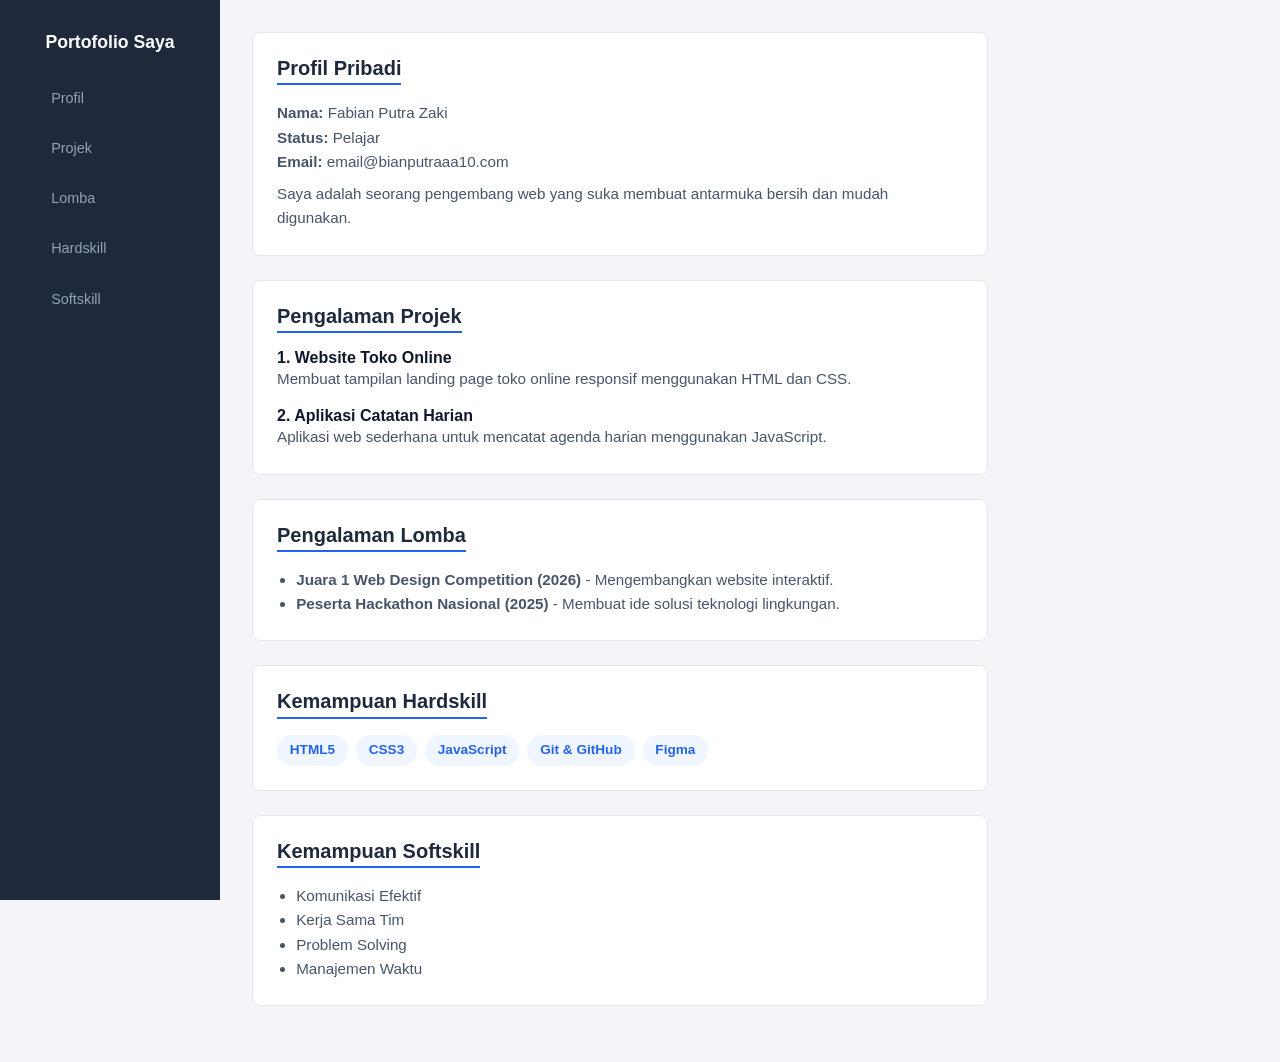
<file: index.html>
<!DOCTYPE html>
<html lang="id">
<head>
    <meta charset="UTF-8">
    <meta name="viewport" content="width=device-width, initial-scale=1.0">
    <title>Portofolio Simpel</title>
    <style>
        /* RESET & VARIABEL SIMPEL */
        * {
            margin: 0;
            padding: 0;
            box-sizing: border-box;
            font-family: Arial, sans-serif;
            scroll-behavior: smooth;
        }

        body {
            display: flex;
            background-color: #f4f4f9;
            color: #333;
        }

        /* VERTICAL NAVBAR */
        .navbar {
            width: 220px;
            height: 100vh;
            background-color: #1e293b;
            position: fixed;
            top: 0;
            left: 0;
            padding: 2rem 1rem;
            display: flex;
            flex-direction: column;
            gap: 1.5rem;
        }

        .navbar h3 {
            color: #fff;
            text-align: center;
            font-size: 1.1rem;
        }

        .nav-links {
            list-style: none;
            display: flex;
            flex-direction: column;
            gap: 0.5rem;
        }

        .nav-links a {
            color: #94a3b8;
            text-decoration: none;
            padding: 0.6rem 1rem;
            border-radius: 6px;
            display: block;
            transition: 0.2s;
            font-size: 0.9rem;
        }

        .nav-links a:hover {
            background-color: #2563eb;
            color: #fff;
        }

        /* KONTEN UTAMA */
        .main-content {
            margin-left: 220px;
            padding: 2rem;
            width: calc(100% - 220px);
            max-width: 800px;
        }

        section {
            background: #fff;
            padding: 1.5rem;
            margin-bottom: 1.5rem;
            border-radius: 8px;
            border: 1px solid #e2e8f0;
        }

        h2 {
            color: #1e293b;
            margin-bottom: 1rem;
            font-size: 1.25rem;
            border-bottom: 2px solid #2563eb;
            display: inline-block;
            padding-bottom: 0.2rem;
        }

        p, li {
            font-size: 0.95rem;
            line-height: 1.6;
            color: #475569;
        }

        ul {
            padding-left: 1.2rem;
        }

        /* LIST & GRID SIMPEL */
        .item {
            margin-bottom: 1rem;
        }

        .item:last-child {
            margin-bottom: 0;
        }

        .item h4 {
            color: #0f172a;
        }

        .skills-list {
            display: flex;
            flex-wrap: wrap;
            gap: 0.5rem;
            list-style: none;
            padding: 0;
        }

        .skills-list li {
            background: #eff6ff;
            color: #2563eb;
            padding: 0.3rem 0.8rem;
            border-radius: 15px;
            font-size: 0.85rem;
            font-weight: bold;
        }

        /* RESPANSIF (MOBILE) */
        @media (max-width: 600px) {
            body {
                flex-direction: column;
            }

            .navbar {
                width: 100%;
                height: auto;
                position: relative;
                padding: 1rem;
            }

            .nav-links {
                flex-direction: row;
                justify-content: space-around;
            }

            .main-content {
                margin-left: 0;
                width: 100%;
                padding: 1rem;
            }
        }
    </style>
</head>
<body>

    <!-- VERTICAL NAVBAR -->
    <nav class="navbar">
        <h3>Portofolio Saya</h3>
        <ul class="nav-links">
            <li><a href="#profil">Profil</a></li>
            <li><a href="#projek">Projek</a></li>
            <li><a href="#lomba">Lomba</a></li>
            <li><a href="#hardskill">Hardskill</a></li>
            <li><a href="#softskill">Softskill</a></li>
        </ul>
    </nav>

    <!-- KONTEN UTAMA -->
    <main class="main-content">

        <!-- 1. Biodata / Profil -->
        <section id="profil">
            <h2>Profil Pribadi</h2>
            <p><strong>Nama:</strong> Fabian Putra Zaki</p>
            <p><strong>Status:</strong> Pelajar </p>
            <p><strong>Email:</strong> email@bianputraaa10.com</p>
            <p style="margin-top: 0.5rem;">Saya adalah seorang pengembang web yang suka membuat antarmuka bersih dan mudah digunakan.</p>
        </section>

        <!-- 2. Pengalaman Projek -->
        <section id="projek">
            <h2>Pengalaman Projek</h2>
            <div class="item">
                <h4>1. Website Toko Online</h4>
                <p>Membuat tampilan landing page toko online responsif menggunakan HTML dan CSS.</p>
            </div>
            <div class="item">
                <h4>2. Aplikasi Catatan Harian</h4>
                <p>Aplikasi web sederhana untuk mencatat agenda harian menggunakan JavaScript.</p>
            </div>
        </section>

        <!-- 3. Pengalaman Lomba -->
        <section id="lomba">
            <h2>Pengalaman Lomba</h2>
            <ul>
                <li><strong>Juara 1 Web Design Competition (2026)</strong> - Mengembangkan website interaktif.</li>
                <li><strong>Peserta Hackathon Nasional (2025)</strong> - Membuat ide solusi teknologi lingkungan.</li>
            </ul>
        </section>

        <!-- 4. Hardskill -->
        <section id="hardskill">
            <h2>Kemampuan Hardskill</h2>
            <ul class="skills-list">
                <li>HTML5</li>
                <li>CSS3</li>
                <li>JavaScript</li>
                <li>Git & GitHub</li>
                <li>Figma</li>
            </ul>
        </section>

        <!-- 5. Softskill -->
        <section id="softskill">
            <h2>Kemampuan Softskill</h2>
            <ul>
                <li>Komunikasi Efektif</li>
                <li>Kerja Sama Tim</li>
                <li>Problem Solving</li>
                <li>Manajemen Waktu</li>
            </ul>
        </section>

    </main>

</body>
</html>
</file>
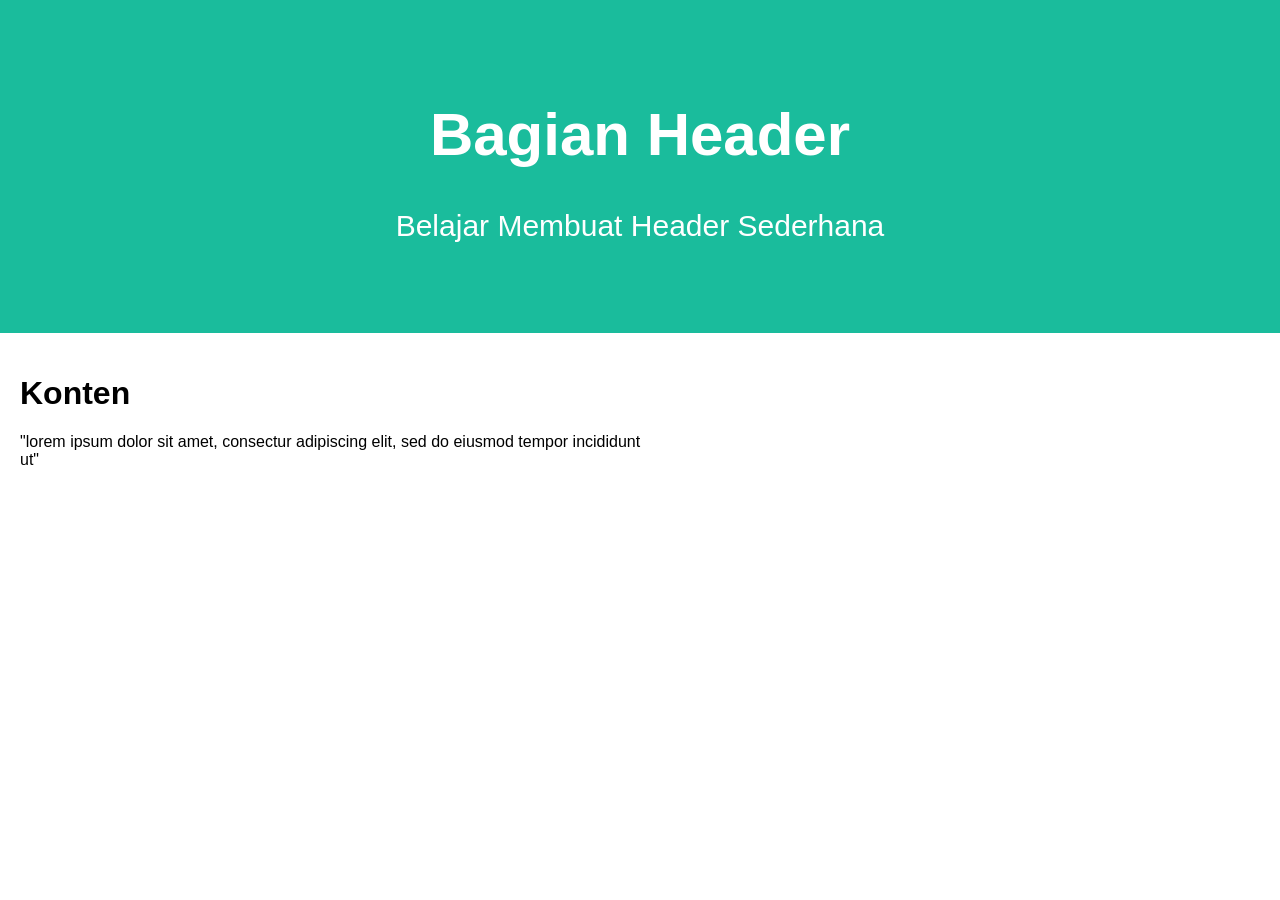
<file: header.html>
<!DOCTYPE html>
<html lang="en">
<head>
    <meta charset="UTF-8">
    <meta name="viewport" content="width=device-width, initial-scale=1.0">
    <title>Belajar Membuat Header</title>
    <link rel="stylesheet" href="header.css">
</head>
<body>
    <div class="header">
        <h1>Bagian Header</h1>
        <p>Belajar Membuat Header Sederhana</p>
    </div>
    <div class="content">
        <h1>Konten</h1>
        <p>"lorem ipsum dolor sit amet, consectur
            adipiscing elit, sed do eiusmod tempor incididunt ut"
        </p>
    </div>
</body>
</html>
</file>
<file: header.css>
/* style the body */
body {
    font-family: arial;
    margin: 0;
}
/* header/logo title */
.header {
    padding: 60px;
    text-align: center;
    background: #1abc9c;
    color: white;
    font-size: 30px;
}
/* page content */
.content {
    padding: 20px;
    width: 50%;
}
</file>
